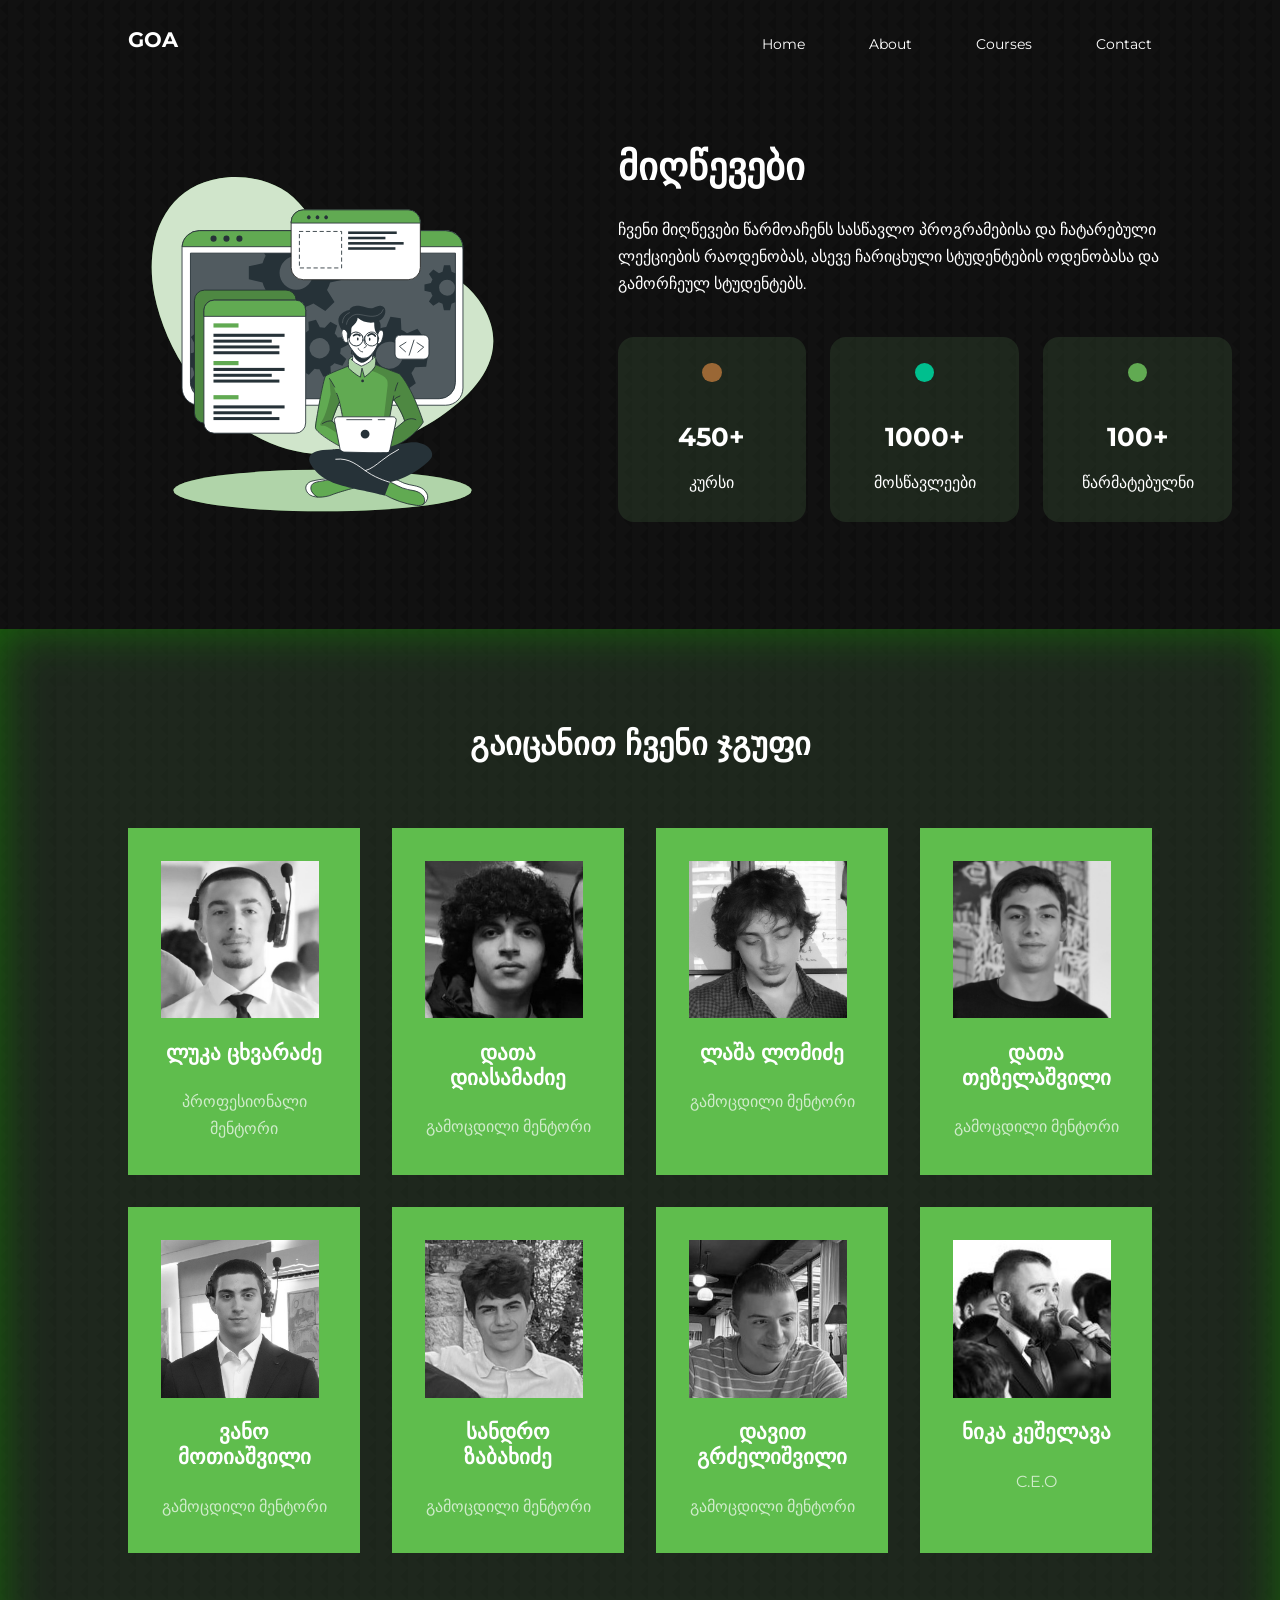
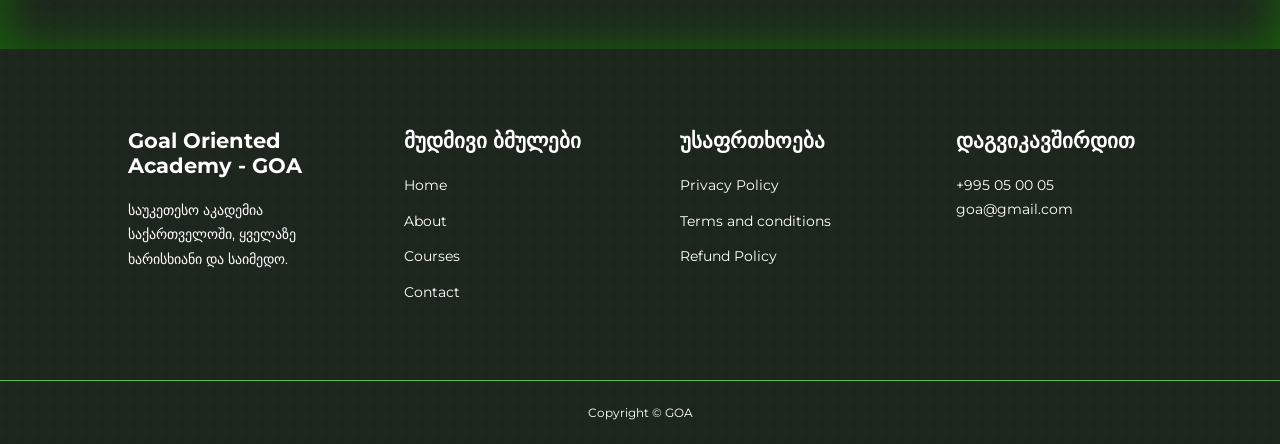
<file: about.html>
<!DOCTYPE html>
<html lang="en">
<head>
    <meta charset="UTF-8">
    <meta http-equiv="X-UA-Compatible" content="IE=edge">
    <meta name="viewport" content="width=device-width, initial-scale=1.0">
    <title>Goal Oriented Academy - GOA</title>

    <!-- ICONSCOUT CDN -->
    <link rel="stylesheet" href="https://unicons.iconscout.com/release/v2.1.6/css/unicons.css">

    <!-- GOOGLE FONTS (MONTSERRAT) -->
    <link rel="preconnect" href="https://fonts.googleapis.com">
    <link rel="preconnect" href="https://fonts.gstatic.com" crossorigin>
    <link href="https://fonts.googleapis.com/css2?family=Montserrat:wght@300;400;500;600;700;800;900&display=swap" rel="stylesheet">

    <link rel="stylesheet" href="./css/style.css">
    <link rel="stylesheet" href="./css/about.css">

    <style>
        body { background-image: url("./images/bg-texture.png") }
    </style>
</head>
<body>
    <nav>
        <div class="container nav__container">
            <a href="index.html"><h4>GOA</h4></a>
            <ul class="nav__menu">
                <li><a href="index.html">Home</a></li>
                <li><a href="about.html">About</a></li>
                <li><a href="courses.html">Courses</a></li>
                <li><a href="contact.html">Contact</a></li>
            </ul>
            <button id="open-menu-btn"><i class="uil uil-bars"></i></button>
            <button id="close-menu-btn"><i class="uil uil-multiply"></i></button>
        </div>
    </nav>
    <!--========================== END OF NAVBAR ============================-->


    <section class="about__achievements">
        <div class="container about__achievements-container">
            <div class="about__achievements-left">
                <img src="./images/about achievements.svg">
            </div>

            <div class="about__achievements-right">
                <h1>მიღწევები</h1>
                <p>
                    ჩვენი მიღწევები წარმოაჩენს სასწავლო პროგრამებისა და ჩატარებული ლექციების რაოდენობას, ასევე ჩარიცხული სტუდენტების ოდენობასა და გამორჩეულ სტუდენტებს. </p>
                <div class="achievements__cards">
                    <article class="achievement__card">
                        <span class="achievement__icon">
                            <i class="uil uil-video"></i>
                        </span>
                        <h3>450+</h3>
                        <p>კურსი</p>
                    </article>
                    
                    <article class="achievement__card">
                        <span class="achievement__icon">
                            <i class="uil uil-users-alt"></i>
                        </span>
                        <h3>1000+</h3>
                        <p>მოსწავლეები</p>
                    </article>

                    <article class="achievement__card">
                        <span class="achievement__icon">
                            <i class="uil uil-trophy"></i>
                        </span>
                        <h3>100+</h3>
                        <p>წარმატებულნი</p>
                    </article>

                </div>
            </div>
        </div>
    </section>
    <!--========================== END OF ACHIEVEMENTS ============================-->


    <section class="team">
    <h2>გაიცანით ჩვენი ჯგუფი</h2>
    <div class="container team__container">
        <article class="team__member">
        <div class="team__member-image">
            <img src="./images/tm1.jpg">
        </div>
        <div class="team__member-info">
            <h4>ლუკა ცხვარაძე</h4>
            <p>პროფესიონალი მენტორი</p>
        </div>
        <div class="team__member-socials">
            <a href="https://www.facebook.com/profile.php?id=100088419544165"><i class="uil uil-facebook-f"></i></a>
        </div>
        </article>
        
        <article class="team__member">
        <div class="team__member-image">
            <img src="./images/tm2.jpg">
        </div>
        <div class="team__member-info">
            <h4>დათა დიასამაძიე</h4>
            <p>გამოცდილი მენტორი</p>
        </div>
        <div class="team__member-socials">
            <a href="https://www.facebook.com/datuna.diasamidze.58"><i class="uil uil-facebook-f"></i></a>
        </div>
        </article>
        

        <article class="team__member">
        <div class="team__member-image">
            <img src="./images/tm3.jpg">
        </div>
        <div class="team__member-info">
            <h4>ლაშა ლომიძე</h4>
            <p>გამოცდილი მენტორი</p>
        </div>
        <div class="team__member-socials">
            <a href="https://www.facebook.com/lasha.lomidze.73932"><i class="uil uil-facebook-f"></i></a>
        </div>
        </article>
        

        <article class="team__member">
        <div class="team__member-image">
            <img src="./images/tm4.jpg">
        </div>
        <div class="team__member-info">
            <h4>დათა თეზელაშვილი</h4>
            <p>გამოცდილი მენტორი</p>
        </div>
        <div class="team__member-socials">
            <a href="https://www.facebook.com/data.tezela"><i class="uil uil-facebook-f"></i></a>
        </div>
        </article>

        <article class="team__member">
            <div class="team__member-image">
                <img src="./images/tm5.jpg">
            </div>
            <div class="team__member-info">
                <h4>ვანო მოთიაშვილი</h4>
                <p>გამოცდილი მენტორი</p>
            </div>
            <div class="team__member-socials">
                <a href="https://www.facebook.com/vano.motiashvili/photos"><i class="uil uil-facebook-f"></i></a>
            </div>
            </article>
            
    
            <article class="team__member">
            <div class="team__member-image">
                <img src="./images/tm6.jpg">
            </div>
            <div class="team__member-info">
                <h4>სანდრო ზაბახიძე</h4>
                <p>გამოცდილი მენტორი</p>
            </div>
            <div class="team__member-socials">
                <a href="https://www.facebook.com/sandro.zabakhidze.9/photos_by"><i class="uil uil-facebook-f"></i></a>
            </div>
            </article>
            
    
            <article class="team__member">
            <div class="team__member-image">
                <img src="./images/tm7.jpg">
            </div>
            <div class="team__member-info">
                <h4>დავით გრძელიშვილი</h4>
                <p>გამოცდილი მენტორი</p>
            </div>
            <div class="team__member-socials">
                <a href="https://www.facebook.com/profile.php?id=100007557528695&sk=photos"><i class="uil uil-facebook-f"></i></a>
            </div>
            </article>
            
    
            <article class="team__member">
            <div class="team__member-image">
                <img src="./images/tm8.jpg">
            </div>
            <div class="team__member-info">
                <h4>ნიკა კეშელავა</h4>
                <p>C.E.O</p>
            </div>
            <div class="team__member-socials">
                <a href="https://www.instagram.com/goal_oriented_academy__goa/"><i class="uil uil-instagram"></i></a>
                <a href="https://www.facebook.com/NikaGoaKeshelava/photos"><i class="uil uil-facebook-f"></i></a>
            </div>
            </article>
       
        </article>
        </div>
    </section>
    <!--========================== END OF TEAM ============================-->

    
    <footer>
        <div class="container footer__container">
          <div class="footer__1">
            <a href="index.html" class="footer__logo"><h4>Goal Oriented Academy - GOA</h4></a>
            <p>
                საუკეთესო აკადემია საქართველოში, ყველაზე ხარისხიანი და საიმედო.   
            </p>
          </div>
  
          <div class="footer__2">
            <h4>მუდმივი ბმულები</h4>
            <ul class="permalinks">
              <li><a href="index.html">Home</a></li>
              <li><a href="about.html">About</a></li>
              <li><a href="courses.html">Courses</a></li>
              <li><a href="contact.html">Contact</a></li>
            </ul>
          </div>
  
          <div class="footer__3">
            <h4>უსაფრთხოება</h4>
            <ul class="privacy">
                <li>Privacy Policy</li>
                <li>Terms and conditions</li>
                <li>Refund Policy</li>
            </ul>
          </div>
  
          <div class="footer__4">
            <h4>დაგვიკავშირდით</h4>
            <div>
              <p>+995 05 00 05</p>
              <p>goa@gmail.com</p>
            </div>
  
            <ul class="footer__socials">
              <li>
                <a href="https://www.facebook.com/nika11keshelava"><i class="uil uil-facebook-f"></i></a>
              </li>
              <li>
                <a href="https://www.instagram.com/goal_oriented_academy__goa/"><i class="uil uil-instagram-alt"></i></a>
              </li>
            </ul>
          </div>
        </div>
        <div class="footer__copyright">
            <small>Copyright &copy; GOA</small>
        </div>
      </footer>


      <script src="./main.js"></script>
</body>
</html>
</file>
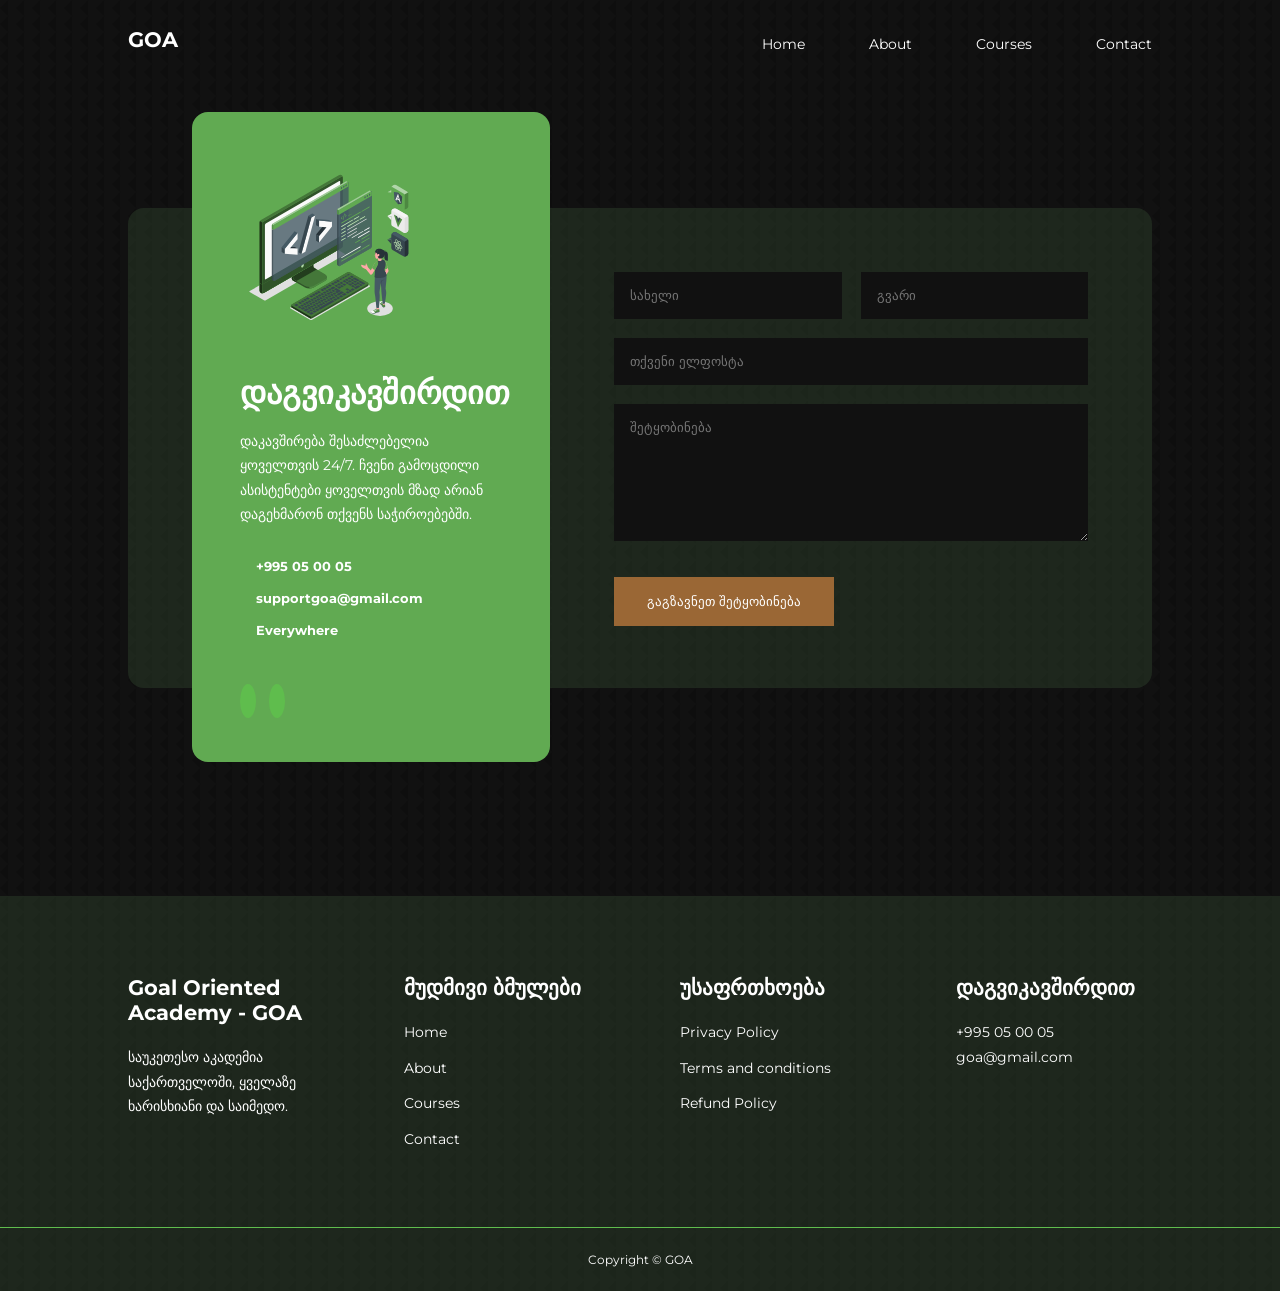
<file: contact.html>
<!DOCTYPE html>
<html lang="en">
<head>
    <meta charset="UTF-8">
    <meta http-equiv="X-UA-Compatible" content="IE=edge">
    <meta name="viewport" content="width=device-width, initial-scale=1.0">
    <title>Goal Oriented Academy - GOA</title>

    <!-- ICONSCOUT CDN -->
    <link rel="stylesheet" href="https://unicons.iconscout.com/release/v2.1.6/css/unicons.css">

    <!-- GOOGLE FONTS (MONTSERRAT) -->
    <link rel="preconnect" href="https://fonts.googleapis.com">
    <link rel="preconnect" href="https://fonts.gstatic.com" crossorigin>
    <link href="https://fonts.googleapis.com/css2?family=Montserrat:wght@300;400;500;600;700;800;900&display=swap" rel="stylesheet">

    <link rel="stylesheet" href="./css/style.css">
    <link rel="stylesheet" href="./css/contact.css">

    <style>
        body { background-image: url("./images/bg-texture.png") }
    </style>
</head>
<body>
    <nav>
        <div class="container nav__container">
            <a href="index.html"><h4>GOA</h4></a>
            <ul class="nav__menu">
                <li><a href="index.html">Home</a></li>
                <li><a href="about.html">About</a></li>
                <li><a href="courses.html">Courses</a></li>
                <li><a href="contact.html">Contact</a></li>
            </ul>
            <button id="open-menu-btn"><i class="uil uil-bars"></i></button>
            <button id="close-menu-btn"><i class="uil uil-multiply"></i></button>
        </div>
    </nav>
    <!--========================== END OF NAVBAR ============================-->


    <section class="contact">
        <div class="container contact__container">
        <aside class="contact__aside">
            <div class="aside__image">
                <img src="./images/contact.svg">
            </div>
            <h2>დაგვიკავშირდით</h2>
            <p>
              დაკავშირება შესაძლებელია ყოველთვის 24/7. ჩვენი გამოცდილი ასისტენტები ყოველთვის მზად არიან დაგეხმარონ თქვენს საჭიროებებში. 
            </p>
            <ul class="contact__details">
                <li>
                <i class="uil uil-phone-times"></i>
                <h5>+995 05 00 05</h5>
                </li>
                <li>
                <i class="uil uil-envelope"></i>
                <h5>supportgoa@gmail.com</h5>
                </li>
                <li>
                <i class="uil uil-location-point"></i>
                <h5>Everywhere</h5>
                </li>
            </ul>
            <ul class="contact__socials">
                <li> <a href="https://www.facebook.com/groups/1133392237455746"><i class="uil uil-facebook-f"></i></a> </li>
                <li> <a href="https://www.instagram.com/goal_oriented_academy__goa/"><i class="uil uil-instagram"></i></a> </li>
            </ul>
            </aside>




            <form action="https://formspree.io/f/xeqnevgj" method="POST" class="contact__form">
                <div class="form__name">
                    <input type="text" name="First Name" placeholder="სახელი" required>
                    <input type="text" name="Last Name" placeholder="გვარი" required>
                </div>
                <input type="email" name="Email Address" placeholder="თქვენი ელფოსტა" required>
                <textarea name="Message"  rows="7" placeholder="შეტყობინება" required></textarea>
                <button type="submit" class="btn btn-primary">გაგზავნეთ შეტყობინება </button>
            </form>
        </div>
    </section>


    <footer>
      <div class="container footer__container">
        <div class="footer__1">
          <a href="index.html" class="footer__logo"><h4>Goal Oriented Academy - GOA</h4></a>
          <p>
              საუკეთესო აკადემია საქართველოში, ყველაზე ხარისხიანი და საიმედო.   
          </p>
        </div>

        <div class="footer__2">
          <h4>მუდმივი ბმულები</h4>
          <ul class="permalinks">
            <li><a href="index.html">Home</a></li>
            <li><a href="about.html">About</a></li>
            <li><a href="courses.html">Courses</a></li>
            <li><a href="contact.html">Contact</a></li>
          </ul>
        </div>

        <div class="footer__3">
          <h4>უსაფრთხოება</h4>
          <ul class="privacy">
            <li>Privacy Policy</li>
            <li>Terms and conditions</li>
            <li>Refund Policy</li>
          </ul>
        </div>

        <div class="footer__4">
          <h4>დაგვიკავშირდით</h4>
          <div>
            <p>+995 05 00 05</p>
            <p>goa@gmail.com</p>
          </div>

          <ul class="footer__socials">
            <li>
              <a href="https://www.facebook.com/nika11keshelava"><i class="uil uil-facebook-f"></i></a>
            </li>
            <li>
              <a href="https://www.instagram.com/goal_oriented_academy__goa/"><i class="uil uil-instagram-alt"></i></a>
            </li>
          </ul>
        </div>
      </div>
      <div class="footer__copyright">
          <small>Copyright &copy; GOA</small>
      </div>
    </footer>


      <script src="./main.js"></script>
</body>
</html>
</file>
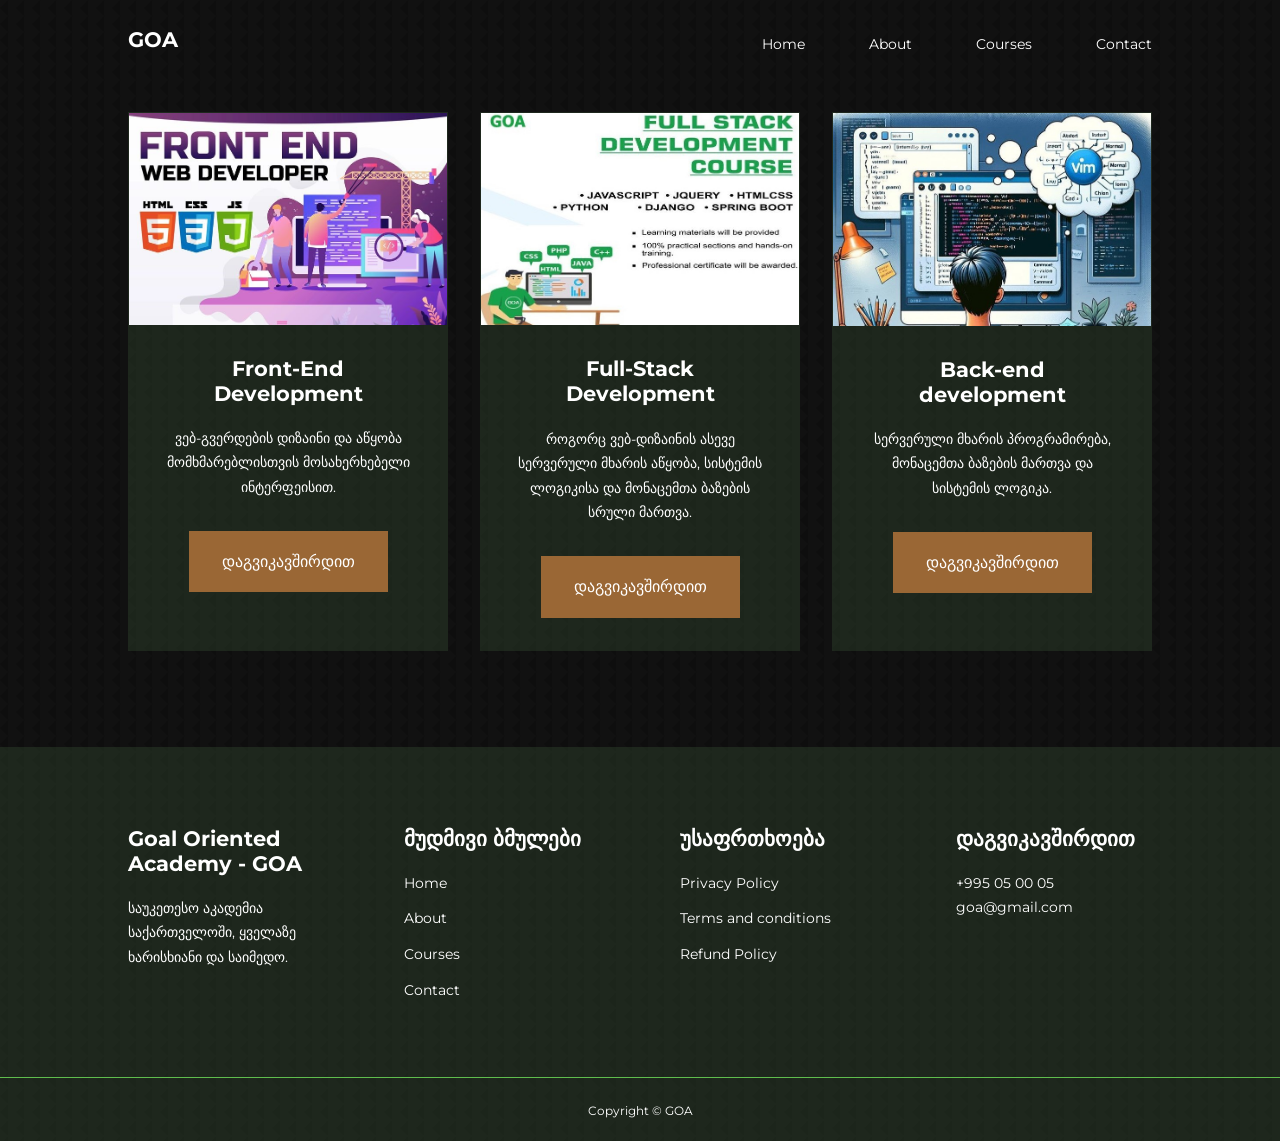
<file: courses.html>
<!DOCTYPE html>
<html lang="en">
<head>
    <meta charset="UTF-8">
    <meta http-equiv="X-UA-Compatible" content="IE=edge">
    <meta name="viewport" content="width=device-width, initial-scale=1.0">
    <title>Goal Oriented Academy - GOA</title>
    <!-- ICONSCOUT CDN -->
    <link rel="stylesheet" href="https://unicons.iconscout.com/release/v2.1.6/css/unicons.css">

    <!-- GOOGLE FONTS (MONTSERRAT)-->
    <link rel="preconnect" href="https://fonts.googleapis.com">
    <link rel="preconnect" href="https://fonts.gstatic.com" crossorigin>
    <link href="https://fonts.googleapis.com/css2?family=Montserrat:wght@300;400;500;600;700;800;900&display=swap" rel="stylesheet">

    <!-- STYLESHEETS -->
    <link rel="stylesheet" href="./css/style.css">
    <style>
      body { background-image: url("./images/bg-texture.png") }
      .courses { margin-top: 1rem  }
    </style>
</head>
<body>
    <nav>
        <div class="container nav__container">
            <a href="index.html" class="nav__logo"><h4>GOA</h4></a>
            <ul class="nav__menu">
                <li><a href="index.html">Home</a></li>
                <li><a href="about.html">About</a></li>
                <li><a href="courses.html">Courses</a></li>
                <li><a href="contact.html">Contact</a></li>
            </ul>
            <button id="open-menu-btn"><i class="uil uil-bars"></i></button>
            <button id="close-menu-btn"><i class="uil uil-multiply"></i></button>
        </div>
    </nav>
    <!--====================== END OF NAV =====================-->


    <section class="courses">
      <div class="container courses__container">
        <article class="course">
          <div class="course__image">
            <img src="./images/course1.jpg" class="img-courses" />
          </div>
          <div class="course__info">
            <h4>Front-End Development</h4>
            <p>
              ვებ-გვერდების დიზაინი და აწყობა მომხმარებლისთვის მოსახერხებელი ინტერფეისით.                    </p>
            </p>
            <a href="contact.html" class="btn btn-primary">დაგვიკავშირდით</a>
          </div>
        </article>
        

        <article class="course">
          <div class="course__image">
            <img src="./images/course2.jpg" class="img-courses" />
          </div>
          <div class="course__info">
            <h4>Full-Stack Development</h4>
            <p>
              როგორც ვებ-დიზაინის ასევე სერვერული მხარის აწყობა, სისტემის ლოგიკისა და მონაცემთა ბაზების სრული მართვა.
            </p>
            <a href="contact.html" class="btn btn-primary">დაგვიკავშირდით</a>
          </div>
        </article>

        <article class="course">
          <div class="course__image">
            <img src="./images/course3.jpg" class="img-courses" />
          </div>
          <div class="course__info">
            <h4>Back-end development</h4>
            <p>
              სერვერული მხარის პროგრამირება, მონაცემთა ბაზების მართვა და სისტემის ლოგიკა.
            </p>
            <a href="contact.html" class="btn btn-primary">დაგვიკავშირდით</a>
          </div>
        </article>


      </div>
    </section>
    <!--================== END OF COURSES ==================-->


    <footer>
      <div class="container footer__container">
        <div class="footer__1">
          <a href="index.html" class="footer__logo"><h4>Goal Oriented Academy - GOA</h4></a>
          <p>
              საუკეთესო აკადემია საქართველოში, ყველაზე ხარისხიანი და საიმედო.   
          </p>
        </div>

        <div class="footer__2">
          <h4>მუდმივი ბმულები</h4>
          <ul class="permalinks">
            <li><a href="index.html">Home</a></li>
            <li><a href="about.html">About</a></li>
            <li><a href="courses.html">Courses</a></li>
            <li><a href="contact.html">Contact</a></li>
          </ul>
        </div>

        <div class="footer__3">
          <h4>უსაფრთხოება</h4>
          <ul class="privacy">
            <li>Privacy Policy</li>
            <li>Terms and conditions</li>
            <li>Refund Policy</li>
          </ul>
        </div>

        <div class="footer__4">
          <h4>დაგვიკავშირდით</h4>
          <div>
            <p>+995 05 00 05</p>
            <p>goa@gmail.com</p>
          </div>

          <ul class="footer__socials">
            <li>
              <a href="https://www.facebook.com/nika11keshelava"><i class="uil uil-facebook-f"></i></a>
            </li>
            <li>
              <a href="https://www.instagram.com/goal_oriented_academy__goa/"><i class="uil uil-instagram-alt"></i></a>
            </li>
          </ul>
        </div>
      </div>
      <div class="footer__copyright">
          <small>Copyright &copy; GOA</small>
      </div>
    </footer>
  
  
      <script src="./main.js"></script>
  </body>
  </html>
</file>
<file: css/style.css>
* {
  margin: 0;
  padding: 0;
  border: 0;
  outline: 0;
  text-decoration: none;
  list-style: none;
  box-sizing: border-box;
}

:root {

  --color-primary: #61aa52;
  --color-success: #00bf8e;
  --color-warning: #f7c94b;
  --color-danger: #9A6735;
  --color-danger-variant: rgba(247, 88, 66, 0.4);
  --color-white: #fff;
  --color-light: rgba(255, 255, 255, 0.7);
  --color-black: #000;
  --color-bg: #111111;
  --color-bg1: #43643f46;
  --color-bg2: #5fbd4d;

  --container-width-lg: 80%;
  --container-width-md: 90%;
  --container-width-sm: 94%;

  --transition: all 400ms ease;
}

body {
  font-family: "Montserrat", sans-serif;
  line-height: 1.7;
  color: var(--color-white);
  background: var(--color-bg);
}

.container {
  width: var(--container-width-lg);
  margin: 0 auto;
}

section {
  padding: 6rem 0;
}

section h2 {
  text-align: center;
  margin-bottom: 4rem;
}

h1,
h2,
h3,
h4,
h5 {
  line-height: 1.2;
}

h1 {
  font-size: 2.4rem;
}

h2 {
  font-size: 2rem;
}

h3 {
  font-size: 1.6rem;
}

h4 {
  font-size: 1.3rem;
}

a {
  color: var(--color-white);
}

img {
  width: 95%;
  display: block;
  object-fit: cover;
}

.img-courses {
  width: 100%;
  display: block;
  object-fit: cover;
}

.btn {
  display: inline-block;
  background: var(--color-white);
  color: var(--color-black);
  padding: 1rem 2rem;
  border: 1px solid transparent;
  font-weight: 500;
  transition: var(--transition);
}

.btn:hover {
  background: transparent;
  color: var(--color-white);
  border-color: var(--color-white);
}

.btn-primary {
  background: var(--color-danger);
  color: var(--color-white);
}

/* =================== NAVBAR ===================== */
nav {
  background: transparent;
  width: 100vw;
  height: 5rem;
  position: fixed;
  top: 0;
  z-index: 11;
}

/* change navbar styles on scroll using javascript */
.window-scroll {
  background: var(--color-primary);
  box-shadow: 0 1rem 2rem rgba(0, 0, 0, 0.2);
}

.nav__container {
  height: 100%;
  display: flex;
  justify-content: space-between;
  align-items: center;
}

nav button {
  display: none;
}

.nav__menu {
  display: flex;
  align-items: center;
  gap: 4rem;
  padding-top: 0.5rem;
}

.nav__menu a {
  font-size: 0.9rem;
  transition: var(--transition);
  border-radius: 15px;
}


.nav__menu a:hover {
  color: var(--color-bg2);
}

/* =================== HEADER ===================== */
header {
  position: relative;
  top: 5rem;
  overflow: hidden;
  height: 70vh;
  margin-bottom: 5rem;
}

.header__container {
  display: grid;
  grid-template-columns: 1fr 1fr;
  align-items: center;
  gap: 5rem;
  height: 100%;
}

.header__left p {
  margin: 1rem 0 2.4rem;
}

/* =================== CATEGORIES ===================== */
.categories {
  background: var(--color-bg1);
  height: 42rem;
}

.categories h1 {
  line-height: 1;
  margin-bottom: 3rem;
}

.categories__container {
  display: grid;
  grid-template-columns: 40% 60%;
}

.categories__left {
  margin-right: 4rem;
}

.categories__left p {
  margin: 1rem 0 3rem;
}

.categories__right {
  display: grid;
  grid-template-columns: repeat(3, 1fr);
  gap: 1.2rem;
}

.category {
  background: var(--color-bg2);
  padding: 2rem;
  border-radius: 2rem;
  transition: var(--transition);
  cursor: pointer;
}

.category:hover {
  box-shadow: 0 3rem 3rem rgba(0, 0, 0, 0.5);
  z-index: 1;
}

.category:nth-child(2) .category__icon {
  background: var(--color-danger);
}

.category:nth-child(3) .category__icon {
  background: var(--color-success);
}

.category:nth-child(4) .category__icon {
  background: var(--color-warning);
}

.category:nth-child(5) .category__icon {
  background: var(--color-success);
}

.category__icon {
  background: var(--color-primary);
  padding: 0.7rem;
  border-radius: 0.9rem;
}

.category h5 {
  margin: 2rem 0 1rem;
}

.category p {
  font-size: 0.85rem;
}

/* =================== POPULAR COURSES ===================== */
.courses {
  margin-top: 10rem;
}

.courses__container {
  display: grid;
  grid-template-columns: repeat(3, 1fr);
  gap: 2rem;
}

.course {
  background: var(--color-bg1);
  text-align: center;
  border: 1px solid transparent;
  transition: var(--transition);
}

.course:hover {
  background: transparent;
  border-color: var(--color-primary);
}

.course__info {
  padding: 2rem;
}

.course__info p {
  margin: 1.2rem 0 2rem;
  font-size: 0.9rem;
}


/* =================== TESTIMONIALS ===================== */
.testimonials__container {
  overflow-x: hidden;
  position: relative;
  margin-bottom: 5rem;
}

.testimonial {
  padding-top: 2rem;
}

.avatar {
  width: 6rem;
  height: 6rem;
  border-radius: 50%;
  overflow: hidden;
  margin: 0 auto 1rem;
  border: 1rem solid var(--color-bg1);
}

.testimonial__info {
  text-align: center;
}

.testimonial__body {
  background: var(--color-primary);
  padding: 2rem;
  margin-top: 3rem;
  position: relative;
}

.testimonial__body::before {
  content: "";
  display: block;
  background: linear-gradient(
    135deg,
    transparent,
    var(--color-primary),
    var(--color-primary),
    var(--color-primary)
  );
  width: 3rem;
  height: 3rem;
  position: absolute;
  left: 50%;
  top: -1.5rem;
  transform: rotate(45deg);
}

/* =================== FOOTER ===================== */
footer {
  background: var(--color-bg1);
  padding-top: 5rem;
  font-size: 0.9rem;
}

.footer__container {
  display: grid;
  grid-template-columns: repeat(4, 1fr);
  gap: 5rem;
}

.footer__container > div h4 {
  margin-bottom: 1.2rem;
}

.footer__1 p {
  margin: 0 0 2rem;
}

footer ul li {
  margin-bottom: 0.7rem;
}

footer ul li a:hover {
  text-decoration: underline;
}

.footer__socials {
  display: flex;
  gap: 1rem;
  font-size: 1.2rem;
  margin-top: 2rem;
}

.footer__copyright {
  text-align: center;
  margin-top: 4rem;
  padding: 1.2rem 0;
  border-top: 1px solid var(--color-bg2);
}

/* ===================== MEDIA QUERIES (TABLETS) ==================== */
@media screen and (max-width: 1024px) {
  .container {
    width: var(--container-width-md);
  }

  h1 {
    font-size: 2.2rem;
  }

  h2 {
    font-size: 1.7rem;
  }

  h3 {
    font-size: 1.4rem;
  }

  h4 {
    font-size: 1.2rem;
  }

  /* ====================== NAVBAR ===================== */
  nav button {
    display: inline-block;
    background: transparent;
    font-size: 1.8rem;
    color: var(--color-white);
    cursor: pointer;
  }

  nav button#close-menu-btn {
    display: none;
  }

  .nav__menu {
    position: fixed;
    top: 5rem;
    right: 5%;
    height: fit-content;
    width: 18rem;
    flex-direction: column;
    gap: 0;
    display: none;
  }

  .nav__menu li {
    width: 100%;
    height: 5.8rem;
    animation: animateNavItems 400ms linear forwards;
    transform-origin: top right;
    opacity: 0;
  }

  .nav__menu li:nth-child(2) {
    animation-delay: 200ms;
  }

  .nav__menu li:nth-child(3) {
    animation-delay: 400ms;
  }

  .nav__menu li:nth-child(4) {
    animation-delay: 600ms;
  }

  @keyframes animateNavItems {
    0% {
      transform: rotateZ(-90deg) rotateX(90deg) scale(0.1);
    }

    100% {
      transform: rotateZ(0) rotateX(0) scale(1);
      opacity: 1;
    }
  }

  .nav__menu li a {
    background: var(--color-primary);
    box-shadow: -4rem 6rem 10rem rgba(0, 0, 0, 0.6);
    width: 100%;
    height: 100%;
    display: grid;
    place-items: center;
  }

  .nav__menu li a:hover {
    background: var(--color-bg2);
    color: var(--color-white);
  }

  /* ====================== HEADER ===================== */
  header {
    height: 52vh;
    margin-bottom: 4rem;
  }

  .header__container {
    gap: 0;
    padding-bottom: 3rem;
  }

  /* ====================== CATEGORIES ===================== */
  .categories {
    height: auto;
  }

  .categories__container {
    grid-template-columns: 1fr;
    gap: 3rem;
  }

  .categories__left {
    margin-right: 0;
  }

  /* ====================== POPULAR COURSES ===================== */
  .courses {
    margin-top: 0;
  }

  .courses__container {
    grid-template-columns: 1fr 1fr;
  }

  /* ====================== FAQs ===================== */
  .faqs__container {
    grid-template-columns: 1fr;
  }

  .faq {
    padding: 1.5rem;
  }

  /* ====================== FOOTER ===================== */
  .footer__container {
    grid-template-columns: 1fr 1fr;
  }
}

/* ======================== MEDIA QUERIES (PHONES) ======================= */
@media screen and (max-width: 600px) {
  .container {
    width: var(--container-width-sm);
  }

  /* ====================== NAVBAR ===================== */
  .nav__menu {
    right: 3%;
  }

  /* ====================== HEADER ===================== */
  header {
    height: 100vh;
  }

  .header__container {
    grid-template-columns: 1fr;
    text-align: center;
    margin-top: 0;
  }

  .header__left p {
    margin-bottom: 1.3rem;
  }

  /* ====================== CATEGORIES ===================== */
  .categories__right {
    grid-template-columns: 1fr 1fr;
    gap: 0.7rem;
  }

  .category {
    padding: 1rem;
    border-radius: 1rem;
  }

  .category__icon {
    margin-top: 4px;
    display: inline-block;
  }

  /* ====================== POPULAR COURSES ===================== */
  .courses__container {
    grid-template-columns: 1fr;
  }

  /* ====================== TESTIMONIALS ===================== */
  .testimonial__body {
    padding: 1.2rem;
  }

  /* ====================== FOOTER ===================== */
  .footer__container {
    grid-template-columns: 1fr;
    text-align: center;
    gap: 2rem;
  }

  .footer__1 p {
    margin: 1rem auto;
  }

  .footer__socials {
    justify-content: center;
  }
}


@media screen and (max-width: 600px) {
  .categories__right {
    grid-template-columns: 1fr 1fr;
    gap: 0.7rem;
  }

  .category {
    padding: 1rem;
    border-radius: 1rem;
  }

  .category__icon {
    margin-top: 4px;
    display: inline-block;
  }

}
</file>
<file: css/about.css>
/* ============== ACHIEVEMENTS ============= */
.about__achievements {
  margin-top: 3rem;
}

.about__achievements-container {
  display: grid;
  grid-template-columns: 40% 60%;
  gap: 5rem;
}

.about__achievements-right > p {
  margin: 1.6rem 0 2.5rem;
}

.achievements__cards {
  display: grid;
  grid-template-columns: repeat(3, 1fr);
  gap: 1.5rem;
}

.achievement__card {
  background: var(--color-bg1);
  padding: 1.6rem;
  border-radius: 1rem;
  text-align: center;
  transition: var(--transition);
}

.achievement__card:hover {
  background: var(--color-bg2);
  box-shadow: 0 3rem 3rem rgba(0, 0, 0, 0.3);
}

.achievement__icon {
  background: var(--color-danger);
  padding: 0.6rem;
  border-radius: 1rem;
  display: inline-block;
  margin-bottom: 2rem;
  font-size: 2rem;
}

.achievement__card:nth-child(2) .achievement__icon {
  background: var(--color-success);
}

.achievement__card:nth-child(3) .achievement__icon {
  background: var(--color-primary);
}

.achievement__card p {
  margin-top: 1rem;
}

/* ============== TEAM ============= */
.team {
  background: var(--color-bg1);
  box-shadow: inset 0 0 3rem rgba(20, 135, 0, 0.641)
}

.team__container {
  display: grid;
  grid-template-columns: repeat(4, 1fr);
  gap: 2rem;
}

.team__member {
  background: var(--color-bg2);
  padding: 2rem;
  border: 1px solid transparent;
  transition: var(--transition);
  position: relative;
  overflow: hidden;
}

.team__member:hover {
  background: transparent;
  border-color: var(--color-primary);
}

.team__member-image img {
  filter: saturate(0);
}

.team__member:hover img {
  filter: saturate(1);
}

.team__member-info * {
  text-align: center;
  margin-top: 1.4rem;
}

.team__member-info p {
  color: var(--color-light);
}

.team__member-socials {
  position: absolute;
  top: 50%;
  transform: translateY(-50%);
  right: -100%;
  display: flex;
  flex-direction: column;
  background: var(--color-primary);
  border-radius: 1rem 0 0 1rem;
  box-shadow: -2rem 0 2rem rgba(0, 0, 0, 0.3);
  transition: var(--transition);
  overflow: hidden;
}

.team__member:hover .team__member-socials {
  right: 0;
}

.team__member-socials a {
  padding: 1rem;
  transition: var(--transition);
}

.team__member-socials a:hover {
  background: var(--color-bg2);
}
/* ==================== MEDIA QUERIES (TABLETS) ================= */
@media screen and (max-width: 1024px) {
  .about__achievements {
    margin-top: 2rem;
  }

  .about__achievements-container {
    grid-template-columns: 1fr;
    gap: 4rem;
  }

  .about__achievements-left {
    width: 80%;
    margin: 0 auto;
  }

  .team__container {
    grid-template-columns: repeat(3, 1fr);
    gap: 1.5rem;
  }

  .team__member {
    padding: 1rem;
  }
}

/* ==================== MEDIA QUERIES (TABLETS) ================= */
@media screen and (max-width: 600px) {
  .achievements__cards {
    grid-template-columns: 1fr 1fr;
    gap: 0.7rem;
  }

  .team__container {
    grid-template-columns: 1fr 1fr;
    gap: 0.7rem;
  }

  .team__member {
    padding: 0;
  }

  .team__member p {
    margin-bottom: 1.5rem;
  }
}
</file>
<file: css/contact.css>
.contact__container {
  background: var(--color-bg1);
  padding: 4rem;
  display: grid;
  grid-template-columns: 40% 60%;
  gap: 4rem;
  height: 30rem;
  margin: 7rem auto;
  border-radius: 1rem;
}

/* =================== ASIDE ================ */
.contact__aside {
  background: var(--color-primary);
  padding: 3rem;
  border-radius: 1rem;
  position: relative;
  bottom: 10rem;
}

.aside__image {
  width: 12rem;
  margin-bottom: 2rem;
}

.contact__aside h2 {
  text-align: left;
  margin-bottom: 1rem;
}

.contact__aside p {
  font-size: 0.9rem;
  margin-bottom: 2rem;
}

.contact__details li {
  display: flex;
  gap: 1rem;
  align-items: center;
  margin-bottom: 1rem;
}

.contact__socials {
  display: flex;
  gap: 0.8rem;
  margin-top: 3rem;
}

.contact__socials a {
  background: var(--color-bg2);
  padding: 0.5rem;
  border-radius: 50%;
  font-size: 0.9rem;
  transition: var(--transition);
}

.contact__socials a:hover {
  background: transparent;
}

/* =================== FORM ================ */
.contact__form {
  display: flex;
  flex-direction: column;
  gap: 1.2rem;
  margin-right: 4rem;
}

.form__name {
  display: flex;
  gap: 1.2rem;
}

.contact__form input[type="text"] {
  width: 50%;
}

input,
textarea {
  width: 100%;
  padding: 1rem;
  background: var(--color-bg);
  color: var(--color-white);
}

.contact__form .btn {
  width: max-content;
  margin-top: 1rem;
  cursor: pointer;
}

/* =================== MEDIA QUERIES (TABLETS) ================ */
@media screen and (max-width: 1024px) {
  .contact {
    padding-bottom: 0;
  }

  .contact__container {
    gap: 1.5rem;
    margin-top: 3rem;
    height: auto;
    padding: 1.5rem;
  }

  .contact__aside {
    width: auto;
    padding: 1.5rem;
    bottom: 0;
  }

  .contact__form {
    align-self: center;
    margin-right: 1.5rem;
  }
}

/* =================== MEDIA QUERIES (PHONES) ================ */
@media screen and (max-width: 600px) {
  .contact__container {
    grid-template-columns: 1fr;
    gap: 3rem;
    margin-top: 0;
    padding: 0;
  }

  .contact__form {
    margin: 0 1.5rem 3rem;
  }

  .form__name {
    flex-direction: column;
  }

  .form__name input[type="text"] {
    width: 100%;
  }
}
</file>
